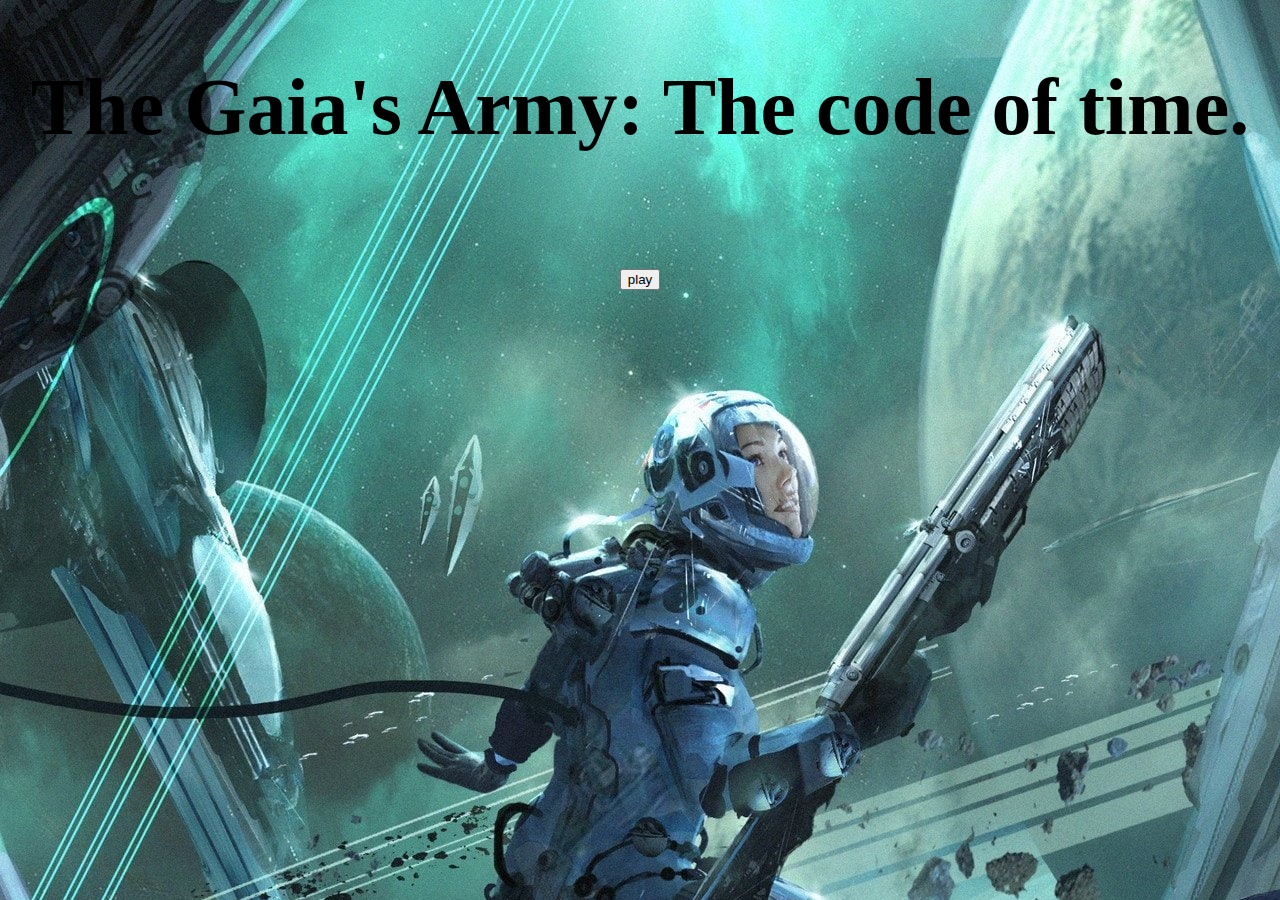
<file: index.html>
<!DOCTYPE html>
<html lang="en">
<head>
    <meta charset="UTF-8">
    <meta http-equiv="X-UA-Compatible" content="IE=edge">
    <meta name="viewport" content="width=device-width, initial-scale=1.0">
    <title>The Gaia's Army: The code of time</title>
    <link rel="stylesheet" href="/css/style.css">
</head>
<body>
    <div class="container">
        <h1>The Gaia's Army: The code of time.</h1>
    <div id="splash" class="splash">
        <div>
            <button id="play">play</button>
        </div>
    </div>
    <div id="game" class="hidden">
        <canvas id="canvas" width="500" height="500"></canvas>
        <button id="start">START</button>
    </div>
    <div id="gameover" class="hidden">
        <button id="gameoverButton">Game Over</button>
    </div>
    </div>
    
    
    <script src="/js/map.js"></script>
    <script src="/js/characters.js"></script>
    <script src="/js/game.js"></script>
    <script src="/js/main.js"></script>
</body>
</html>
</file>
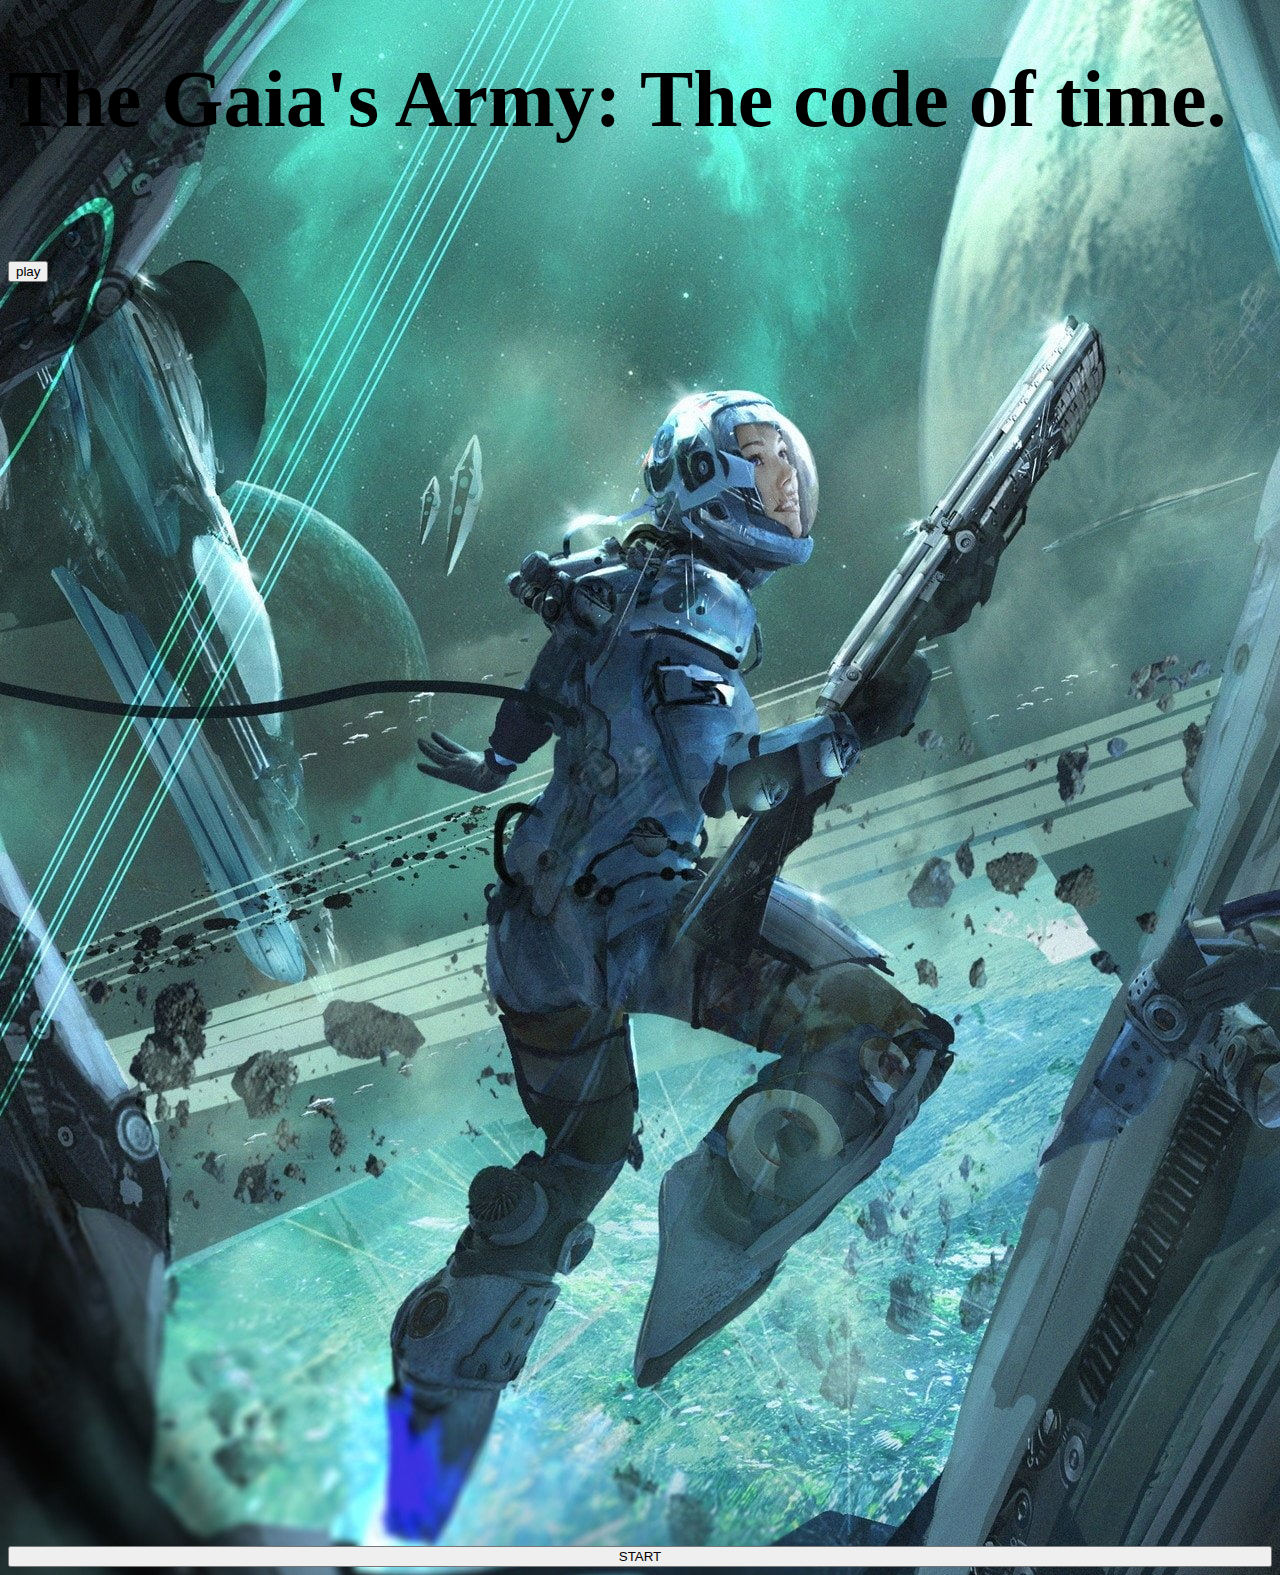
<file: main.html>
<!DOCTYPE html>
<html lang="en">
<head>
    <meta charset="UTF-8">
    <meta http-equiv="X-UA-Compatible" content="IE=edge">
    <meta name="viewport" content="width=device-width, initial-scale=1.0">
    <title>The Gaia's Army: The code of time</title>
    <link rel="stylesheet" href="/css/style.css">
</head>
<body>
    <h1>The Gaia's Army: The code of time.</h1>
    <div id="splash" class="splash">
        <div>
            <button id="play">play</button>
        </div>
    </div>
    <div id="game" class="game hidden">
        <canvas id="canvas" width="500" height="500"></canvas>
        <button id="start">START</button>
    </div>
    <div id="gameover" class="hidden">
        <button id="gameoverButton">Game Over</button>
    </div>
    
    <script src="/js/characters.js"></script>
    <script src="/js/game.js"></script>
    <script src="/js/main.js"></script>
</body>
</html>
</file>
<file: css/style.css>
body {
    background-image: url('../images/wallpaperbetter.jpg');
    background-repeat: repeat; width: auto; height: auto;
}
h1 {
    font-size: 5rem;
}
.hidden {
    display: none;
}
.container {
    display: flex;
    flex-direction: column;
    align-items: center;

}
.splash {
    padding-top: 5%;
}
.game {
    display: flex;
    flex-direction: column;
}
</file>
